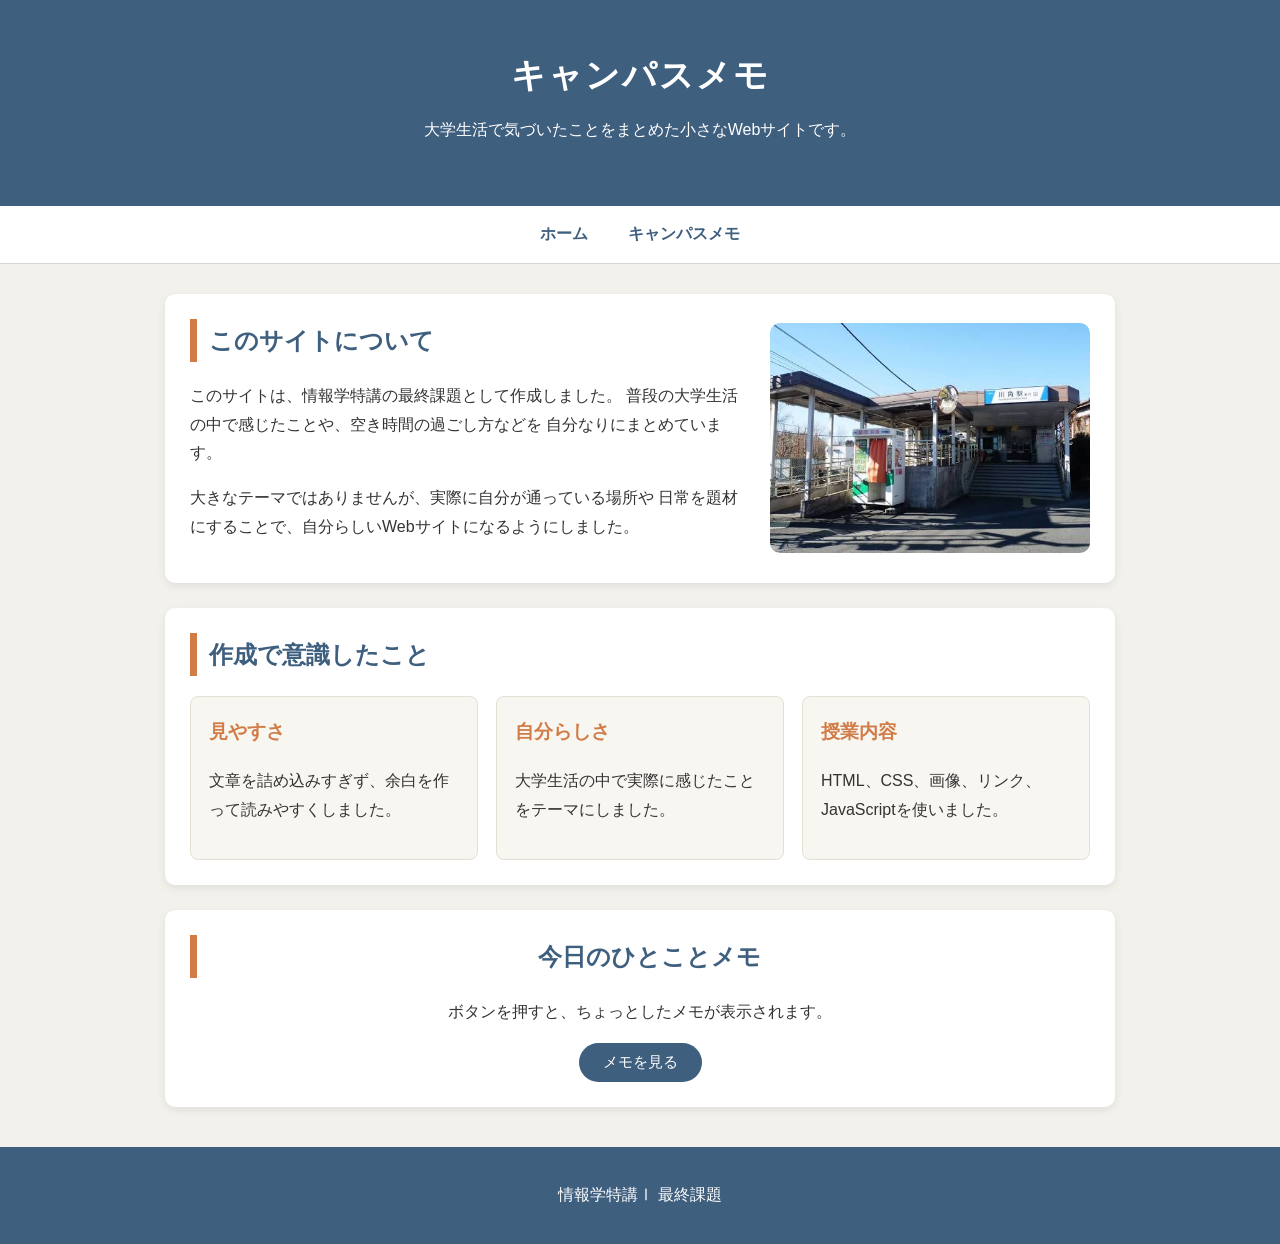
<file: index.html>
<!DOCTYPE html>
<html lang="ja">

<head>
  <meta charset="UTF-8">
  <title>キャンパスメモ</title>
  <link rel="stylesheet" href="style.css">
</head>

<body>

  <header>
    <h1>キャンパスメモ</h1>
    <p>大学生活で気づいたことをまとめた小さなWebサイトです。</p>
  </header>

  <nav>
    <a href="index.html">ホーム</a>
    <a href="campus.html">キャンパスメモ</a>
  </nav>

  <main>
    <section class="top">
      <div class="top-text">
        <h2>このサイトについて</h2>
        <p>
          このサイトは、情報学特講の最終課題として作成しました。
          普段の大学生活の中で感じたことや、空き時間の過ごし方などを
          自分なりにまとめています。
        </p>
        <p>
          大きなテーマではありませんが、実際に自分が通っている場所や
          日常を題材にすることで、自分らしいWebサイトになるようにしました。
        </p>
      </div>

      <img src="images/campus.jpg" alt="キャンパスの写真">
    </section>

    <section>
      <h2>作成で意識したこと</h2>

      <div class="cards">
        <div class="card">
          <h3>見やすさ</h3>
          <p>
            文章を詰め込みすぎず、余白を作って読みやすくしました。
          </p>
        </div>

        <div class="card">
          <h3>自分らしさ</h3>
          <p>
            大学生活の中で実際に感じたことをテーマにしました。
          </p>
        </div>

        <div class="card">
          <h3>授業内容</h3>
          <p>
            HTML、CSS、画像、リンク、JavaScriptを使いました。
          </p>
        </div>
      </div>
    </section>

    <section class="memo-box">
      <h2>今日のひとことメモ</h2>
      <p id="todayMemo">ボタンを押すと、ちょっとしたメモが表示されます。</p>
      <button onclick="showMemo()">メモを見る</button>
    </section>
  </main>

  <footer>
    <p>情報学特講Ⅰ 最終課題</p>
  </footer>

  <script src="script.js"></script>

</body>

</html>
</file>
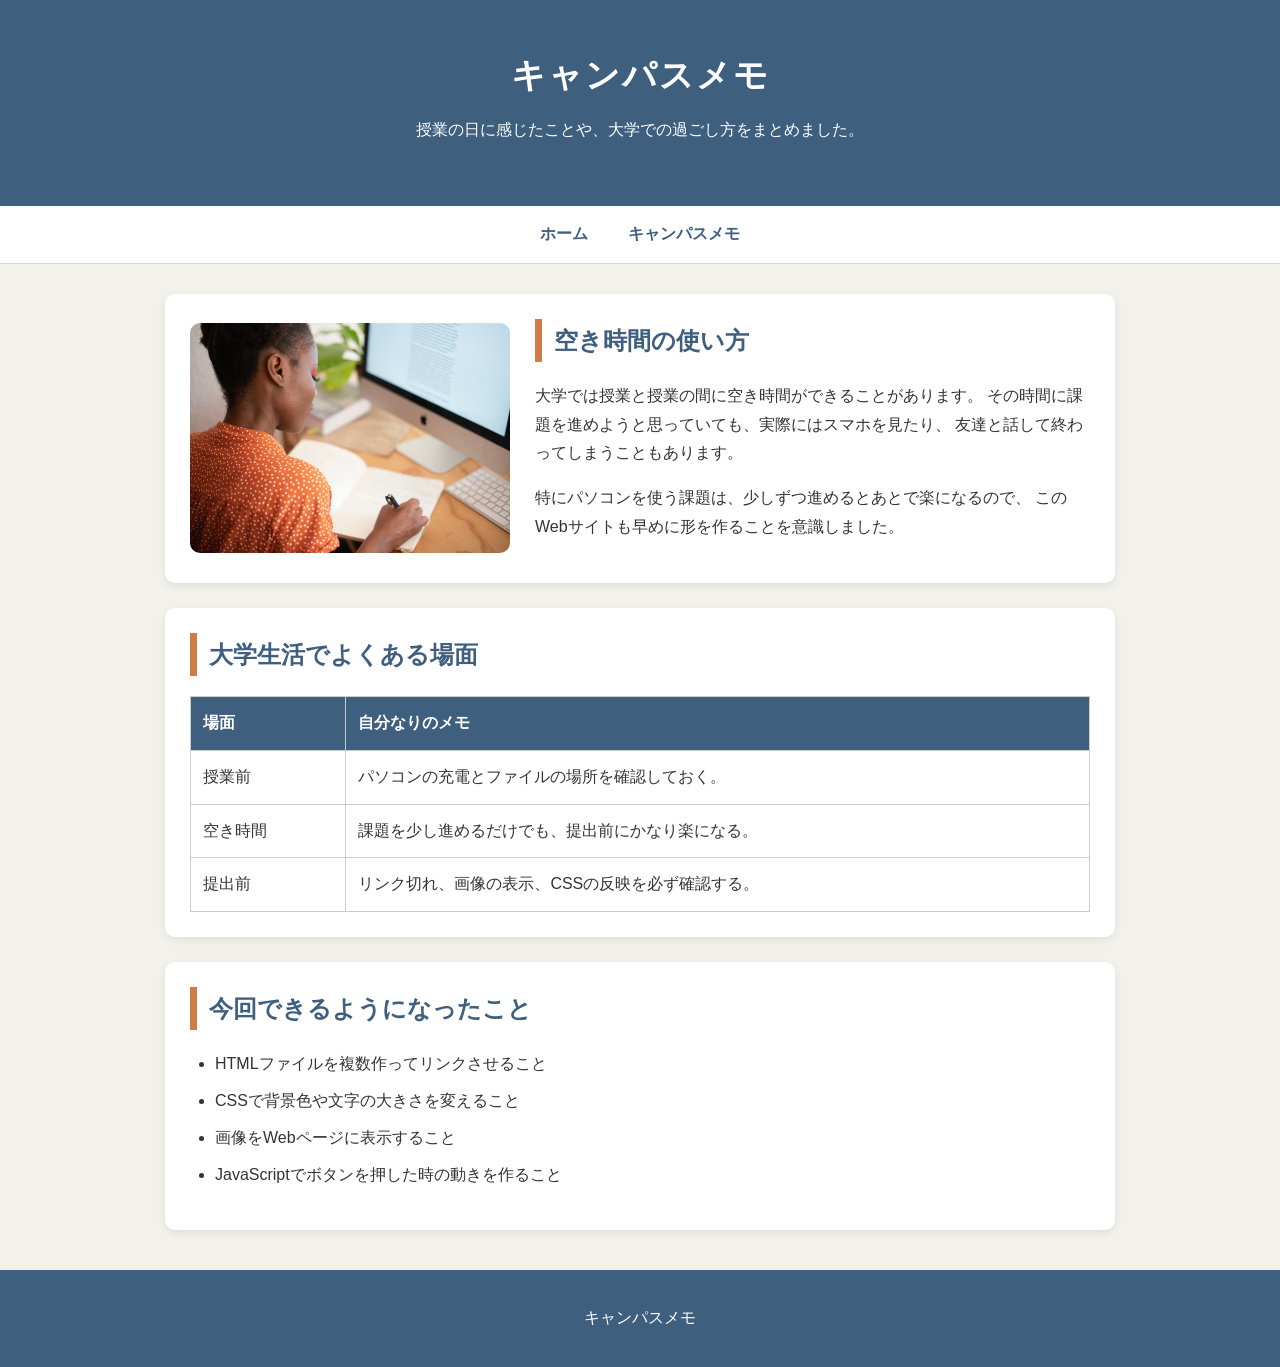
<file: campus.html>
<!DOCTYPE html>
<html lang="ja">

<head>
  <meta charset="UTF-8">
  <title>キャンパスメモ</title>
  <link rel="stylesheet" href="style.css">
</head>

<body>

  <header>
    <h1>キャンパスメモ</h1>
    <p>授業の日に感じたことや、大学での過ごし方をまとめました。</p>
  </header>

  <nav>
    <a href="index.html">ホーム</a>
    <a href="campus.html">キャンパスメモ</a>
  </nav>

  <main>
    <section class="top">
      <img src="images/notebook.jpg" alt="ノートの写真">

      <div class="top-text">
        <h2>空き時間の使い方</h2>
        <p>
      大学では授業と授業の間に空き時間ができることがあります。
      その時間に課題を進めようと思っていても、実際にはスマホを見たり、
      友達と話して終わってしまうこともあります。
        </p>
        <p>
          特にパソコンを使う課題は、少しずつ進めるとあとで楽になるので、
          このWebサイトも早めに形を作ることを意識しました。
        </p>
      </div>
    </section>

    <section>
      <h2>大学生活でよくある場面</h2>

      <table>
        <tr>
          <th>場面</th>
          <th>自分なりのメモ</th>
        </tr>
        <tr>
          <td>授業前</td>
          <td>パソコンの充電とファイルの場所を確認しておく。</td>
        </tr>
        <tr>
          <td>空き時間</td>
          <td>課題を少し進めるだけでも、提出前にかなり楽になる。</td>
        </tr>
        <tr>
          <td>提出前</td>
          <td>リンク切れ、画像の表示、CSSの反映を必ず確認する。</td>
        </tr>
      </table>
    </section>

    <section>
      <h2>今回できるようになったこと</h2>

      <ul class="check-list">
        <li>HTMLファイルを複数作ってリンクさせること</li>
        <li>CSSで背景色や文字の大きさを変えること</li>
        <li>画像をWebページに表示すること</li>
        <li>JavaScriptでボタンを押した時の動きを作ること</li>
      </ul>
    </section>
  </main>

  <footer>
    <p>キャンパスメモ</p>
  </footer>

</body>

</html>
</file>
<file: style.css>
body {
  margin: 0;
  font-family: "Yu Gothic", "Meiryo", sans-serif;
  background-color: #f3f1ec;
  color: #333333;
  line-height: 1.8;
}

header {
  background-color: #3f5f7f;
  color: white;
  text-align: center;
  padding: 45px 20px;
}

header h1 {
  margin: 0;
  font-size: 34px;
  letter-spacing: 2px;
}

header p {
  margin-top: 10px;
  font-size: 16px;
}

nav {
  background-color: white;
  text-align: center;
  padding: 14px;
  border-bottom: 1px solid #d6d6d6;
}

nav a {
  color: #3f5f7f;
  text-decoration: none;
  font-weight: bold;
  margin: 0 18px;
}

nav a:hover {
  color: #d17b46;
}

main {
  max-width: 950px;
  margin: 30px auto;
  padding: 0 20px;
}

section {
  background-color: white;
  padding: 25px;
  margin-bottom: 25px;
  border-radius: 10px;
  box-shadow: 0 3px 8px rgba(0, 0, 0, 0.08);
}

.top {
  display: flex;
  gap: 25px;
  align-items: center;
}

.top img {
  width: 320px;
  height: 230px;
  object-fit: cover;
  border-radius: 10px;
}

.top-text {
  flex: 1;
}

h2 {
  color: #3f5f7f;
  border-left: 7px solid #d17b46;
  padding-left: 12px;
  margin-top: 0;
}

.cards {
  display: flex;
  gap: 18px;
}

.card {
  flex: 1;
  background-color: #f8f6f1;
  padding: 18px;
  border-radius: 8px;
  border: 1px solid #e5dfd4;
}

.card h3 {
  margin-top: 0;
  color: #d17b46;
}

.memo-box {
  text-align: center;
}

button {
  background-color: #3f5f7f;
  color: white;
  border: none;
  padding: 10px 24px;
  border-radius: 20px;
  font-size: 15px;
  cursor: pointer;
}

button:hover {
  background-color: #d17b46;
}

table {
  width: 100%;
  border-collapse: collapse;
}

th {
  background-color: #3f5f7f;
  color: white;
}

th,
td {
  border: 1px solid #cccccc;
  padding: 12px;
  text-align: left;
}

.check-list {
  padding-left: 25px;
}

.check-list li {
  margin-bottom: 8px;
}

footer {
  text-align: center;
  background-color: #3f5f7f;
  color: white;
  padding: 18px;
  margin-top: 40px;
}

@media screen and (max-width: 700px) {
  .top {
    flex-direction: column;
  }

  .top img {
    width: 100%;
    height: auto;
  }

  .cards {
    flex-direction: column;
  }

  nav a {
    display: inline-block;
    margin: 6px 10px;
  }
}
</file>
